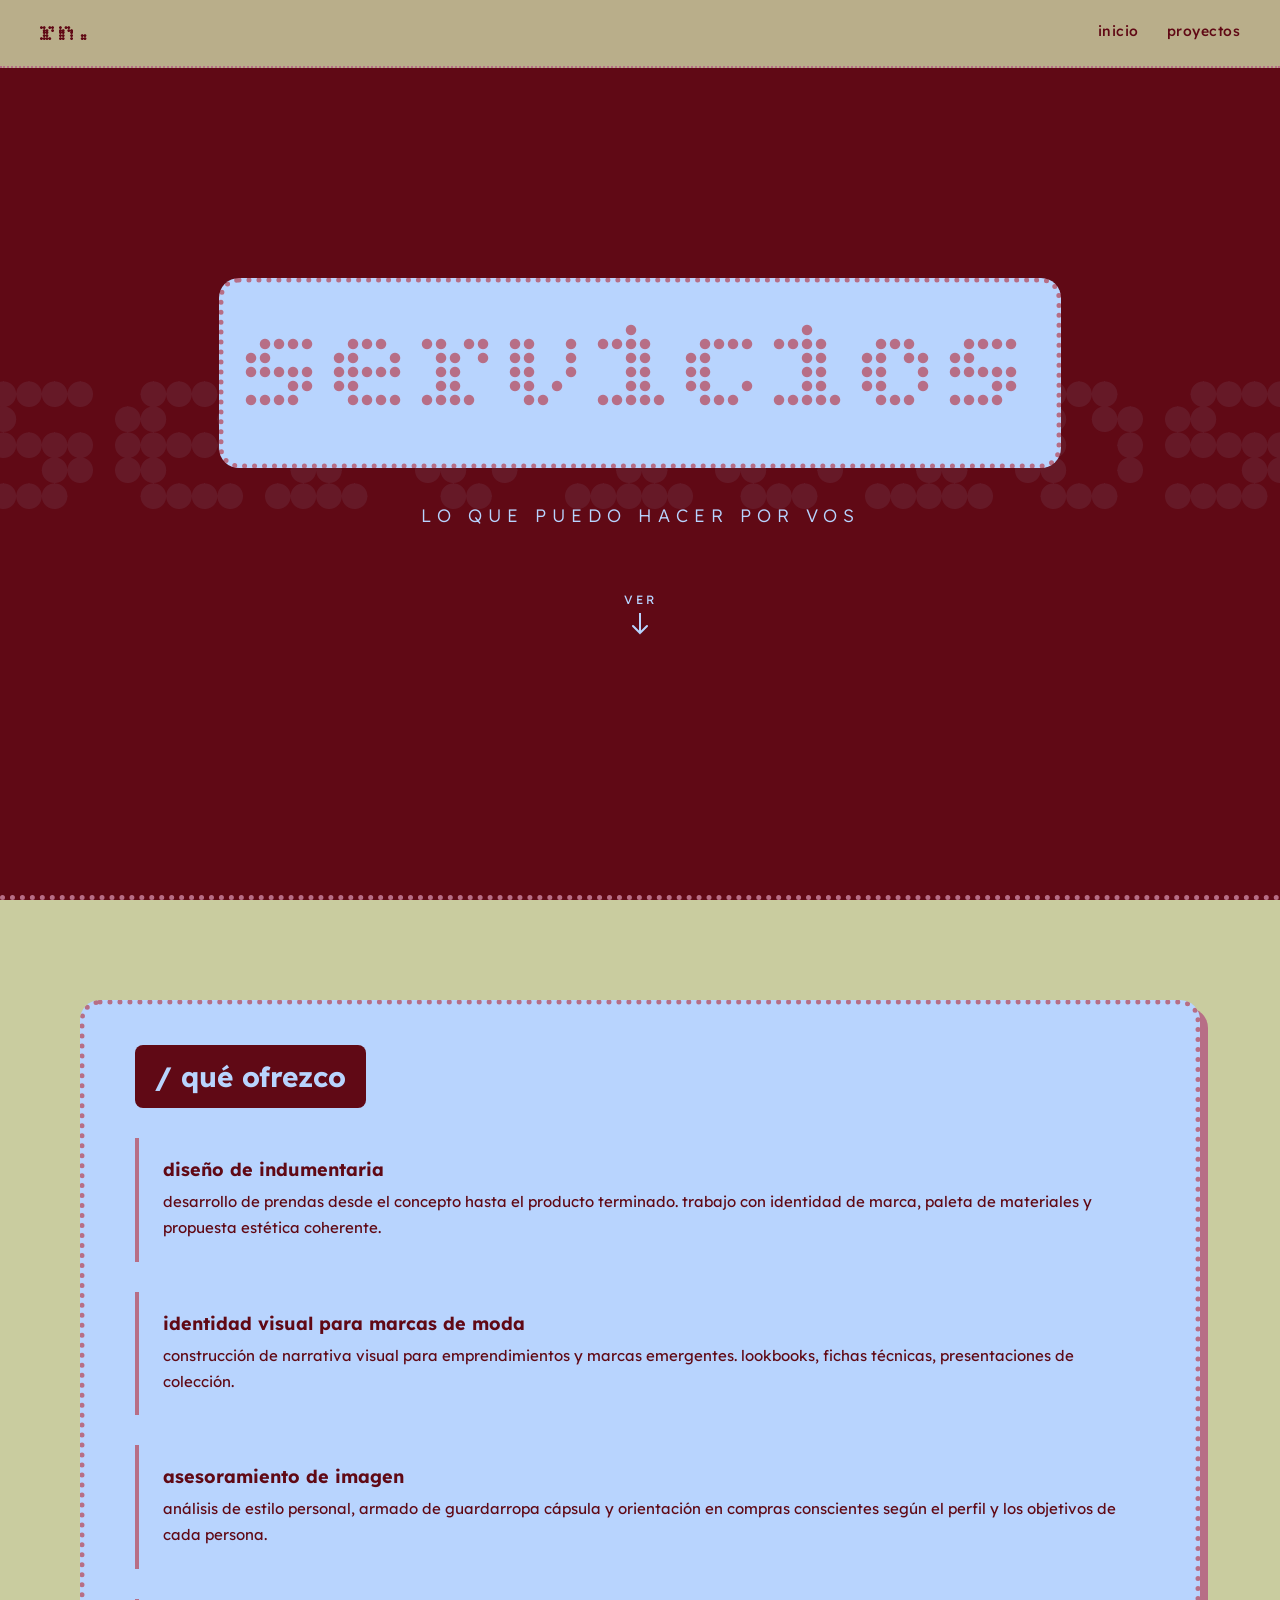
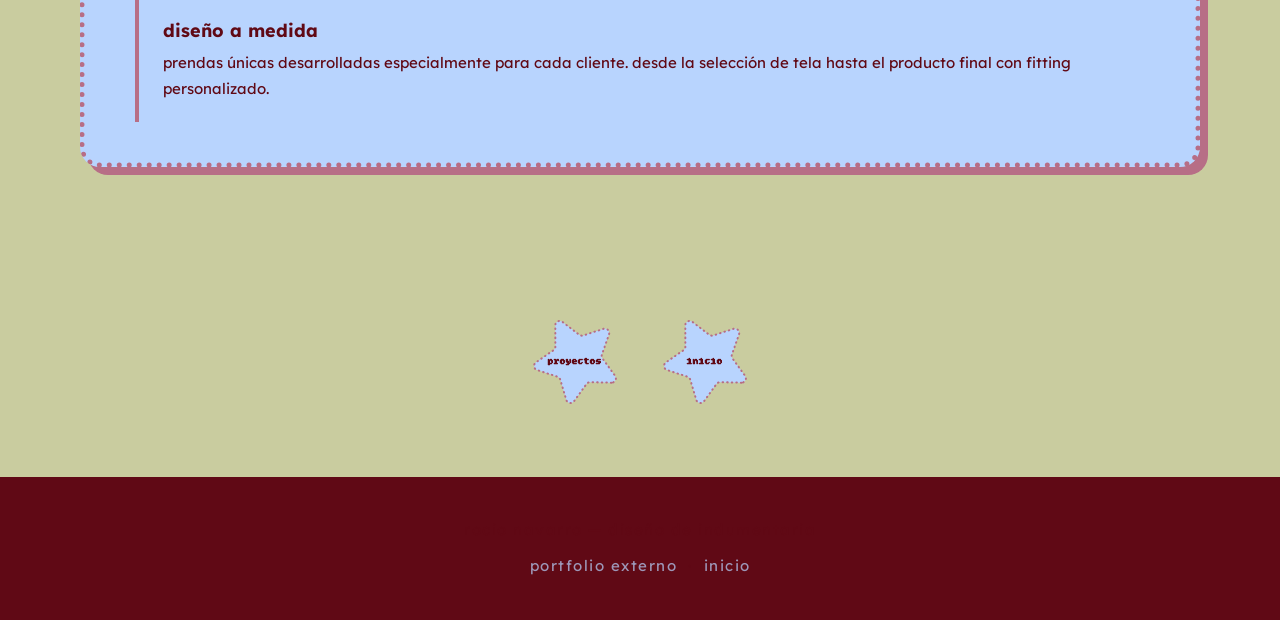
<file: servicios.html>
<!DOCTYPE html>
<html lang="es">
  <head>
    <meta charset="UTF-8">
    <meta name="viewport" content="width=device-width, initial-scale=1.0">
    <title>Servicios — Rocio Navarro</title>
    <link rel="stylesheet" href="./styles.css">
    <style>
      @import url('https://fonts.googleapis.com/css2?family=Bitcount+Grid+Double:wght@300&family=Lexend+Deca:wght@100..900&display=swap');
    </style>
  </head>
  <body>

    <nav class="navbar">
      <a href="index.html" class="nav-logo" style="text-decoration:none; border:none;">rn.</a>
      <div class="nav-links">
        <a href="index.html">inicio</a>
        <a href="proyectos.html">proyectos</a>
      </div>
    </nav>

    <!-- HERO -->
    <section class="hero" style="background-color: var(--rojo);">
      <div class="hero-bg-text" style="color: rgba(184,212,254,0.08);">servicios</div>
      <div class="hero-content">
        <h1 class="hero-title" style="color: var(--rosa);">servicios</h1>
        <p class="hero-sub" style="color: var(--azul);">lo que puedo hacer por vos</p>
        <a href="#servicios" class="hero-scroll-btn" style="color: var(--azul) !important;">
          <span>ver</span>
          <svg width="16" height="24" viewBox="0 0 16 24"><path d="M8 0v20M1 13l7 7 7-7" stroke="currentColor" stroke-width="2" fill="none" stroke-linecap="round"/></svg>
        </a>
      </div>
    </section>

    <!-- SERVICIOS -->
    <section class="seccion" id="servicios">
      <div class="bloque fade-in" style="flex-direction: column; align-items: flex-start; gap: 30px;">
        <h2>/ qué ofrezco</h2>

        <div class="servicio-item">
          <h3 class="servicio-titulo">diseño de indumentaria</h3>
          <p>desarrollo de prendas desde el concepto hasta el producto terminado. trabajo con identidad de marca, paleta de materiales y propuesta estética coherente.</p>
        </div>

        <div class="servicio-item">
          <h3 class="servicio-titulo">identidad visual para marcas de moda</h3>
          <p>construcción de narrativa visual para emprendimientos y marcas emergentes. lookbooks, fichas técnicas, presentaciones de colección.</p>
        </div>

        <div class="servicio-item">
          <h3 class="servicio-titulo">asesoramiento de imagen</h3>
          <p>análisis de estilo personal, armado de guardarropa cápsula y orientación en compras conscientes según el perfil y los objetivos de cada persona.</p>
        </div>

        <div class="servicio-item">
          <h3 class="servicio-titulo">diseño a medida</h3>
          <p>prendas únicas desarrolladas especialmente para cada cliente. desde la selección de tela hasta el producto final con fitting personalizado.</p>
        </div>

      </div>
    </section>

    <!-- BOTONES NAV FOOTER -->
    <div class="botones-nav-footer fade-in">
      <a href="proyectos.html" class="boton-svg">
        <svg viewBox="0 0 1080 1080" width="110">
          <path d="M897.6,743.12l-208.72-4.93c-14.15-0.33-27.56,6.32-35.86,17.78L530.64,925.12
          c-20.89,28.88-65.83,21.26-76.05-12.89l-59.81-200.02c-4.06-13.56-14.52-24.26-27.99-28.61
          l-198.68-64.12c-33.92-10.95-40.57-56.04-11.24-76.31l171.75-118.7c11.64-8.05,18.58-21.31,18.56-35.46
          l-0.41-208.77c-0.07-35.64,40.76-55.9,69.1-34.27l165.96,126.67c11.25,8.59,26.01,11.09,39.46,6.69
          l198.43-64.91c33.88-11.08,65.76,21.49,53.95,55.13l-69.18,196.98c-4.69,13.35-2.51,28.16,5.83,39.6
          l123.05,168.66C954.36,703.57,933.23,743.96,897.6,743.12z"/>
          <text x="540" y="540" text-anchor="middle" dominant-baseline="middle">proyectos</text>
        </svg>
      </a>
      <a href="index.html" class="boton-svg">
        <svg viewBox="0 0 1080 1080" width="110">
          <path d="M897.6,743.12l-208.72-4.93c-14.15-0.33-27.56,6.32-35.86,17.78L530.64,925.12
          c-20.89,28.88-65.83,21.26-76.05-12.89l-59.81-200.02c-4.06-13.56-14.52-24.26-27.99-28.61
          l-198.68-64.12c-33.92-10.95-40.57-56.04-11.24-76.31l171.75-118.7c11.64-8.05,18.58-21.31,18.56-35.46
          l-0.41-208.77c-0.07-35.64,40.76-55.9,69.1-34.27l165.96,126.67c11.25,8.59,26.01,11.09,39.46,6.69
          l198.43-64.91c33.88-11.08,65.76,21.49,53.95,55.13l-69.18,196.98c-4.69,13.35-2.51,28.16,5.83,39.6
          l123.05,168.66C954.36,703.57,933.23,743.96,897.6,743.12z"/>
          <text x="540" y="540" text-anchor="middle" dominant-baseline="middle">inicio</text>
        </svg>
      </a>
    </div>

    <footer class="footer">
      <p>rocio navarro — diseño de indumentaria</p>
      <p>
        <a href="https://navarrorocio.wixsite.com/portfolio" target="_blank">portfolio externo</a>
        &nbsp;·&nbsp;
        <a href="index.html">inicio</a>
      </p>
    </footer>

    <script>
      const observer = new IntersectionObserver((entries) => {
        entries.forEach(entry => {
          if (entry.isIntersecting) entry.target.classList.add('visible');
        });
      }, { threshold: 0.12 });
      document.querySelectorAll('.fade-in').forEach(el => observer.observe(el));
    </script>

  </body>
</html>
</file>
<file: styles.css>
/* ============================================
   ROCIO NAVARRO — PORTFOLIO  |  style.css
   ============================================ */

/* --- RESET & BASE --- */
*, *::before, *::after {
  box-sizing: border-box;
  margin: 0;
  padding: 0;
}

html {
  scroll-behavior: smooth;
}

body {
  background-color: #c9cc9f;
  font-family: 'Lexend Deca', sans-serif;
  color: #600915;
  overflow-x: hidden;
}

/* --- VARIABLES --- */
:root {
  --rojo:      #600915;
  --rosa:      #b76e86;
  --azul:      #b8d4fe;
  --verde:     #c9cc9f;
  --rojo-claro:#a74f3d;
  --blanco:    #f5f0eb;
  --radius:    20px;
  --borde:     5px dotted var(--rosa);
}

/* --- LINKS --- */
a:link    { color: var(--rojo);       text-decoration: none; transition: color 0.3s ease; }
a:visited { color: var(--rojo-claro); text-decoration: none; }
a:hover   { color: var(--rosa);       text-decoration: underline; }
a:active  { color: var(--rosa); }

/* ============================================
   NAVBAR
   ============================================ */
.navbar {
  position: fixed;
  top: 0; left: 0; right: 0;
  z-index: 100;
  display: flex;
  justify-content: space-between;
  align-items: center;
  padding: 16px 40px;
  background-color: rgba(201, 204, 159, 0.85);
  backdrop-filter: blur(10px);
  border-bottom: 2px dotted var(--rosa);
}

.nav-logo {
  font-family: 'Bitcount Grid Double', system-ui;
  font-size: 28px;
  color: var(--rojo);
  letter-spacing: 2px;
}

.nav-links {
  display: flex;
  gap: 28px;
  font-size: 14px;
  font-weight: 500;
  letter-spacing: 0.5px;
}

.nav-links a {
  color: var(--rojo);
  text-decoration: none;
  transition: color 0.25s ease, letter-spacing 0.25s ease;
  padding-bottom: 2px;
  border-bottom: 2px solid transparent;
}

.nav-links a:hover {
  color: var(--rosa);
  letter-spacing: 1.5px;
  border-bottom-color: var(--rosa);
  text-decoration: none;
}

/* ============================================
   HERO
   ============================================ */
.hero {
  position: relative;
  height: 100vh;
  min-height: 500px;
  display: flex;
  align-items: center;
  justify-content: center;
  overflow: hidden;
  background-color: var(--azul);
  border-bottom: 5px dotted var(--rosa);
}

.hero-bg-text {
  position: absolute;
  font-family: 'Bitcount Grid Double', system-ui;
  font-size: clamp(120px, 20vw, 280px);
  color: rgba(183, 110, 134, 0.1);
  white-space: nowrap;
  pointer-events: none;
  user-select: none;
  letter-spacing: -4px;
  animation: drift 18s ease-in-out infinite alternate;
}

@keyframes drift {
  from { transform: translateX(-3%); }
  to   { transform: translateX(3%); }
}

.hero-content {
  position: relative;
  text-align: center;
  display: flex;
  flex-direction: column;
  align-items: center;
  gap: 20px;
  animation: heroEntrada 1.2s ease both;
}

@keyframes heroEntrada {
  from { opacity: 0; transform: translateY(40px); }
  to   { opacity: 1; transform: translateY(0); }
}

.hero-title {
  font-family: 'Bitcount Grid Double', system-ui;
  font-size: clamp(64px, 12vw, 140px);
  font-weight: 300;
  color: var(--rojo);
  line-height: 1;
  letter-spacing: 4px;
}

.hero-sub {
  font-family: 'Lexend Deca', sans-serif;
  font-size: clamp(14px, 2vw, 18px);
  font-weight: 300;
  letter-spacing: 6px;
  text-transform: uppercase;
  color: var(--rosa);
  margin-top: -8px;
}

.hero-scroll-btn {
  display: flex;
  flex-direction: column;
  align-items: center;
  gap: 6px;
  margin-top: 40px;
  font-size: 12px;
  letter-spacing: 3px;
  text-transform: uppercase;
  color: var(--rojo) !important;
  text-decoration: none !important;
  border-bottom: none !important;
  animation: bounce 2.4s ease-in-out infinite;
  transition: color 0.3s ease;
}

.hero-scroll-btn:hover {
  color: var(--rosa) !important;
  text-decoration: none !important;
}

@keyframes bounce {
  0%, 100% { transform: translateY(0); }
  50%       { transform: translateY(8px); }
}

/* ============================================
   SECCIONES
   ============================================ */
.seccion {
  padding: 100px 40px;
  max-width: 1200px;
  margin: 0 auto;
}

.seccion-oscura {
  background-color: var(--rojo);
  max-width: 100%;
  padding: 80px 60px;
}

.seccion-oscura .titulo-seccion {
  color: var(--azul);
}

.seccion-oscura .subtitulo-seccion {
  color: rgba(184, 212, 254, 0.6);
}

.seccion-titulo {
  text-align: center;
  margin-bottom: 50px;
}

.titulo-seccion {
  font-family: 'Lexend Deca', sans-serif;
  font-size: clamp(22px, 4vw, 34px);
  font-weight: 700;
  color: #b8d4fe;
  margin-bottom: 8px;
}

.subtitulo-seccion {
  font-size: 15px;
  font-weight: 300;
  letter-spacing: 2px;
  color: rgba(96, 9, 21, 0.55);
  margin: 10px 0px -20px 0px;
}

/* ============================================
   BLOQUE SOBRE MÍ
   ============================================ */
.bloque {
  display: flex;
  align-items: center;
  gap: 40px;
  padding: 40px 50px;
  background-color: var(--azul);
  border: var(--borde);
  border-radius: var(--radius);
  box-shadow: 8px 8px 0px var(--rosa);
  transition: box-shadow 0.3s ease, transform 0.3s ease;
}

.bloque:hover {
  transform: translateY(-4px);
  box-shadow: 12px 12px 0px var(--rosa);
}

.texto {
  width: 60%;
  display: flex;
  flex-direction: column;
  gap: 16px;
}

.imagen {
  width: 40%;
  display: flex;
  align-items: center;
  justify-content: center;
}

.imagen img {
  width: 100%;
  max-width: 280px;
  height: auto;
  border-radius: var(--radius);
  border: var(--borde);
  display: block;
  transition: transform 0.4s ease;
}

.imagen img:hover {
  transform: scale(1.03) rotate(1deg);
}

/* --- H1 (para páginas secundarias si se necesita) --- */
h1 {
  color: var(--rojo);
  font-size: 80px;
  font-family: 'Bitcount Grid Double', system-ui;
  background-color: var(--azul);
  padding: 20px;
  text-align: center;
  margin: 20px;
  border-radius: var(--radius);
  border: var(--borde);
}

/* --- H2 dentro del bloque --- */
h2 {
  font-family: 'Lexend Deca', sans-serif;
  font-size: 28px;
  font-weight: 700;
  color: var(--azul);
  background-color: var(--rojo);
  padding: 14px 20px;
  border-radius: 8px;
  display: inline-block;
}

p {
  font-family: 'Lexend Deca', sans-serif;
  font-size: 15px;
  line-height: 1.75;
  color: var(--rojo);
}

/* ============================================
   VIDEO
   ============================================ */
.video-wrapper {
  max-width: 860px;
  margin: 0 auto;
  display: flex;
  flex-direction: column;
  gap: 14px;
}

.video-wrapper iframe {
  width: 100%;
  aspect-ratio: 16 / 9;
  border-radius: var(--radius);
  border: 5px dotted rgba(184, 212, 254, 0.4);
  display: block;
}

.video-caption {
  font-size: 12px;
  letter-spacing: 1.5px;
  color: rgba(184, 212, 254, 0.5);
  text-align: center;
  font-style: italic;
}

/* ============================================
   SPOTIFY
   ============================================ */
.spotify-wrapper {
  max-width: 700px;
  margin: 0 auto;
  display: flex;
  flex-direction: column;
  gap: 14px;
}

.spotify-wrapper iframe {
  border-radius: var(--radius) !important;
  border: var(--borde);
  width: 100%;
}

/* ============================================
   CTA PROYECTOS
   ============================================ */
.seccion-cta {
  text-align: center;
  padding: 80px 40px 100px;
  display: flex;
  flex-direction: column;
  align-items: center;
  justify-content: center;
  max-width: 100%;
}

.cta-container {
  display: flex;
  flex-direction: column;
  align-items: center;
  gap: 10px;
}

.cta-label {
  font-size: 25px;
  letter-spacing: 4px;
  text-transform: uppercase;
  color: #600915;
  font-weight: 300;
}

/* ============================================
   BOTÓN ESTRELLA SVG
   ============================================ */
.botones-svg {
  display: flex;
  gap: 10px;
  align-items: center;
  flex-direction: row;
}
.boton-svg {
  display: flex;
  padding: 0px 10px;
  transition: transform 0.4s ease;
  text-decoration: none !important;
  border-bottom: none !important;
}

.boton-svg:hover {
  transform: rotate(20deg) scale(1.08);
  text-decoration: none !important;
}

.boton-svg path {
  fill: var(--azul);
  stroke: var(--rosa);
  stroke-width: 20;
  stroke-dasharray: 5 40;
  stroke-linecap: round;
  transition: fill 0.4s ease, stroke 0.4s ease;
}

.boton-svg text {
  fill: var(--rojo);
  font-family: 'Bitcount Grid Double', system-ui;
  font-size: 90px;
  font-weight: bold;
  pointer-events: none;
}

.boton-svg:hover path {
  fill: var(--rosa);
  stroke: var(--rojo);
}

.boton-svg:hover text {
  fill: var(--azul);
}

/* ============================================
   GRILLA PROYECTOS
   ============================================ */
.proyectos-grid {
  display: grid;
  grid-template-columns: repeat(auto-fit, minmax(280px, 1fr));
  gap: 28px;
}

.proyecto-card {
  background-color: var(--azul);
  border: var(--borde);
  border-radius: var(--radius);
  overflow: hidden;
  box-shadow: 6px 6px 0px var(--rosa);
  transition: transform 0.3s ease, box-shadow 0.3s ease;
  cursor: default;
}

.proyecto-card:hover {
  transform: translateY(-5px);
  box-shadow: 10px 10px 0px var(--rosa);
}

.card-img-placeholder {
  width: 100%;
  aspect-ratio: 4 / 3;
  background-color: var(--rosa);
  display: flex;
  align-items: center;
  justify-content: center;
  font-family: 'Bitcount Grid Double', system-ui;
  font-size: 60px;
  color: var(--azul);
  opacity: 0.5;
}

.card-info {
  padding: 20px 24px;
  display: flex;
  flex-direction: column;
  gap: 8px;
}

.card-info h3 {
  font-family: 'Lexend Deca', sans-serif;
  font-size: 18px;
  font-weight: 700;
  color: var(--rojo);
}

.card-info p {
  font-size: 13px;
  color: rgba(96, 9, 21, 0.7);
}

/* ============================================
   FOOTER
   ============================================ */
.footer {
  background-color: var(--rojo);
  color: var(--azul);
  text-align: center;
  padding: 40px 20px;
  display: flex;
  flex-direction: column;
  gap: 10px;
  font-size: 13px;
  letter-spacing: 1.5px;
}

.footer a:link,
.footer a:visited {
  color: rgba(184, 212, 254, 0.7);
  text-decoration: none;
  transition: color 0.3s ease;
}

.footer a:hover {
  color: var(--azul);
  text-decoration: none;
}

/* ============================================
   ANIMACIONES DE SCROLL (fade-in)
   ============================================ */
.fade-in {
  opacity: 0;
  transform: translateY(36px);
  transition: opacity 0.75s ease, transform 0.75s ease;
}

.fade-in.visible {
  opacity: 1;
  transform: translateY(0);
}

/* ============================================
   RESPONSIVE
   ============================================ */
@media (max-width: 768px) {
  .navbar {
    padding: 14px 20px;
  }

  .nav-links {
    gap: 14px;
    font-size: 12px;
  }

  .seccion {
    padding: 70px 20px;
  }

  .bloque {
    flex-direction: column;
    padding: 30px 24px;
  }

  .texto,
  .imagen {
    width: 100%;
  }

  .imagen img {
    max-width: 220px;
  }

  .seccion-oscura {
    padding: 60px 24px;
  }
}
.botones-nav-footer {
  display: flex;
  justify-content: center;
  align-items: center;
  gap: 0px;
  padding: 40px 20px 60px;
}
.servicio-item {
  width: 100%;
  padding: 20px 24px;
  border-left: 4px solid var(--rosa);
  transition: border-color 0.3s ease, padding-left 0.3s ease;
}

.servicio-item:hover {
  border-left-color: var(--rojo);
  padding-left: 32px;
}

.servicio-titulo {
  font-family: 'Lexend Deca', sans-serif;
  font-size: 18px;
  font-weight: 700;
  color: var(--rojo);
  margin-bottom: 8px;
}
</file>
